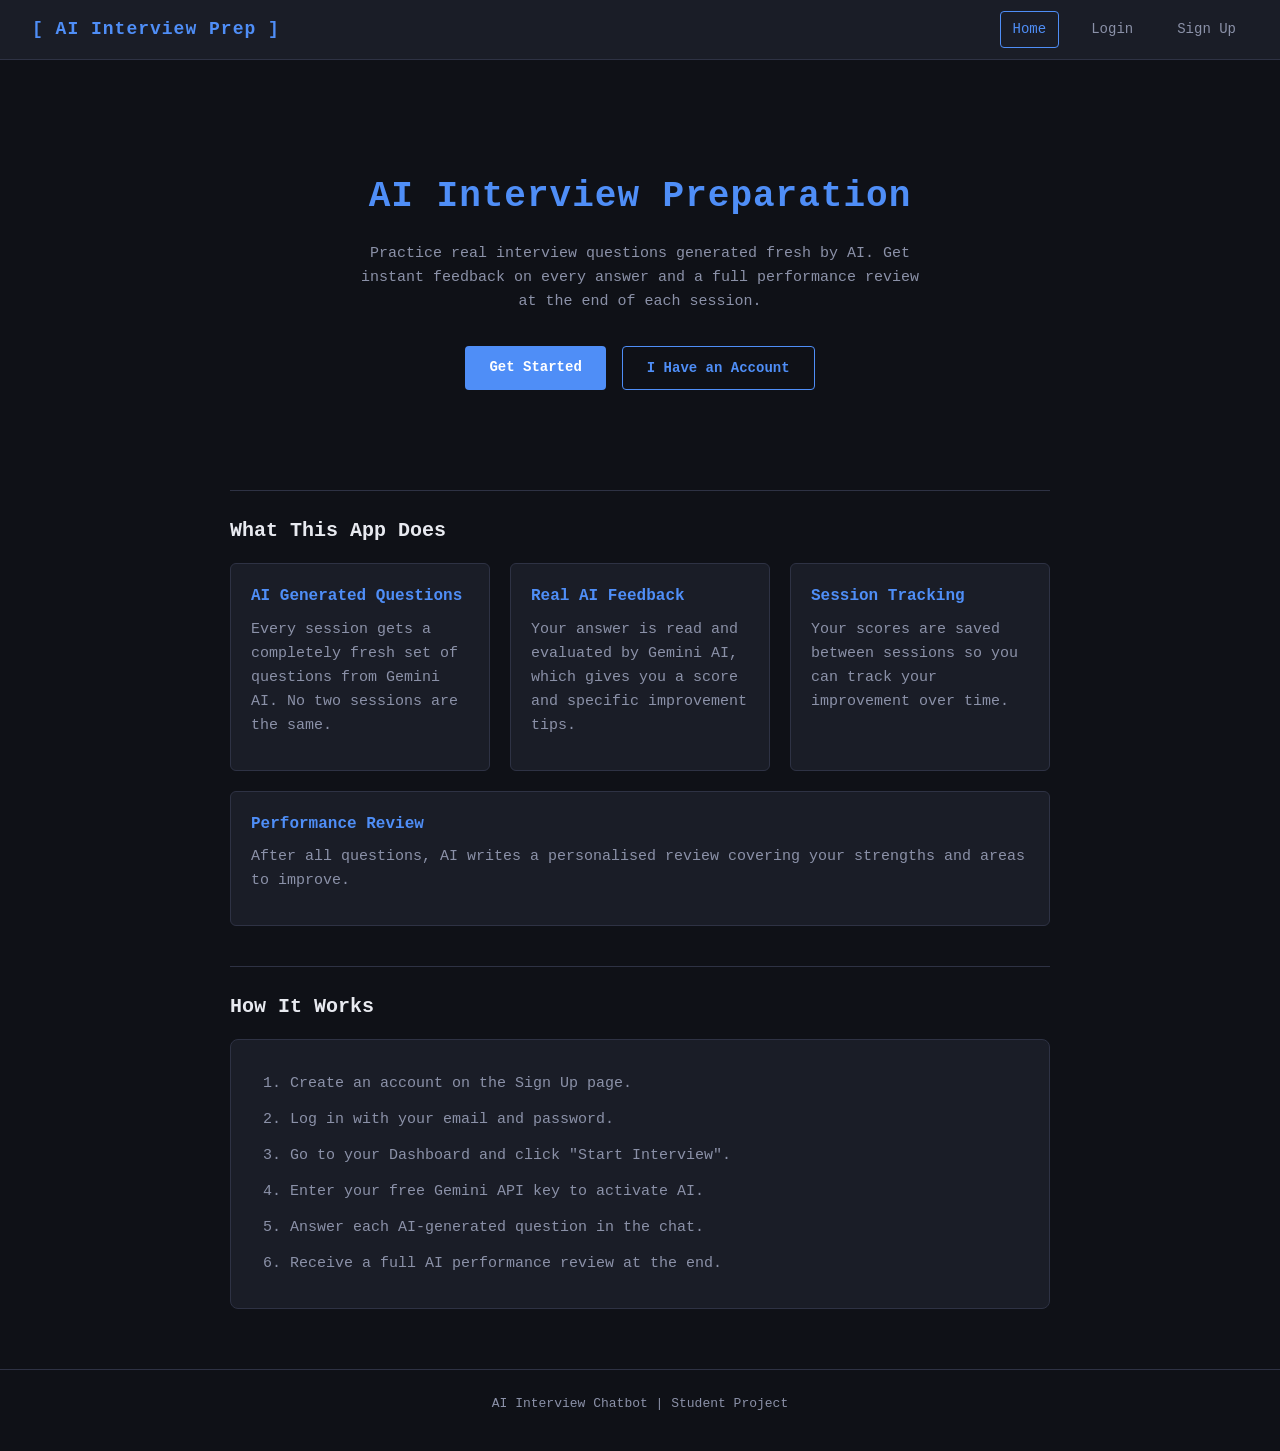
<file: index.html>
<!DOCTYPE html>


<html lang="en">

<head>
  <meta charset="UTF-8" />
  <meta name="viewport" content="width=device-width, initial-scale=1.0" />
  <title>AI Interview Prep</title>
  <link rel="stylesheet" href="style.css" />
</head>

<body>

  
  <header>
    <div class="logo">[ AI Interview Prep ]</div>
    <nav>
      <a href="index.html" class="active">Home</a>
      <a href="login.html">Login</a>
      <a href="signup.html">Sign Up</a>
    </nav>
  </header>

  
  <main>

    <!-- Hero -->
    <section class="hero">
      <h1>AI Interview Preparation</h1>
      <p>
        Practice real interview questions generated fresh by AI.
        Get instant feedback on every answer and a full
        performance review at the end of each session.
      </p>
      <div class="btn-row">
        <a href="signup.html" class="btn btn-primary">Get Started</a>
        <a href="login.html" class="btn btn-secondary">I Have an Account</a>
      </div>
    </section>

    <hr class="divider" />

    <!-- Features -->
    <section>
      <h2>What This App Does</h2>
      <div class="feature-grid">

        <div class="feature-item">
          <h3>AI Generated Questions</h3>
          <p>Every session gets a completely fresh set of questions from Gemini AI. No two sessions are the same.</p>
        </div>

        <div class="feature-item">
          <h3>Real AI Feedback</h3>
          <p>Your answer is read and evaluated by Gemini AI, which gives you a score and specific improvement tips.</p>
        </div>

        <div class="feature-item">
          <h3>Session Tracking</h3>
          <p>Your scores are saved between sessions so you can track your improvement over time.</p>
        </div>

        <div class="feature-item">
          <h3>Performance Review</h3>
          <p>After all questions, AI writes a personalised review covering your strengths and areas to improve.</p>
        </div>

      </div>
    </section>

    <hr class="divider" />

  
    <section>
      <h2>How It Works</h2>
      <div class="card">
        <p>1. Create an account on the Sign Up page.</p>
        <p>2. Log in with your email and password.</p>
        <p>3. Go to your Dashboard and click "Start Interview".</p>
        <p>4. Enter your free Gemini API key to activate AI.</p>
        <p>5. Answer each AI-generated question in the chat.</p>
        <p class="mb-0">6. Receive a full AI performance review at the end.</p>
      </div>
    </section>

  </main>

  
  <footer>
    <p>AI Interview Chatbot | Student Project</p>
  </footer>

  

</body>
</html>
</file>
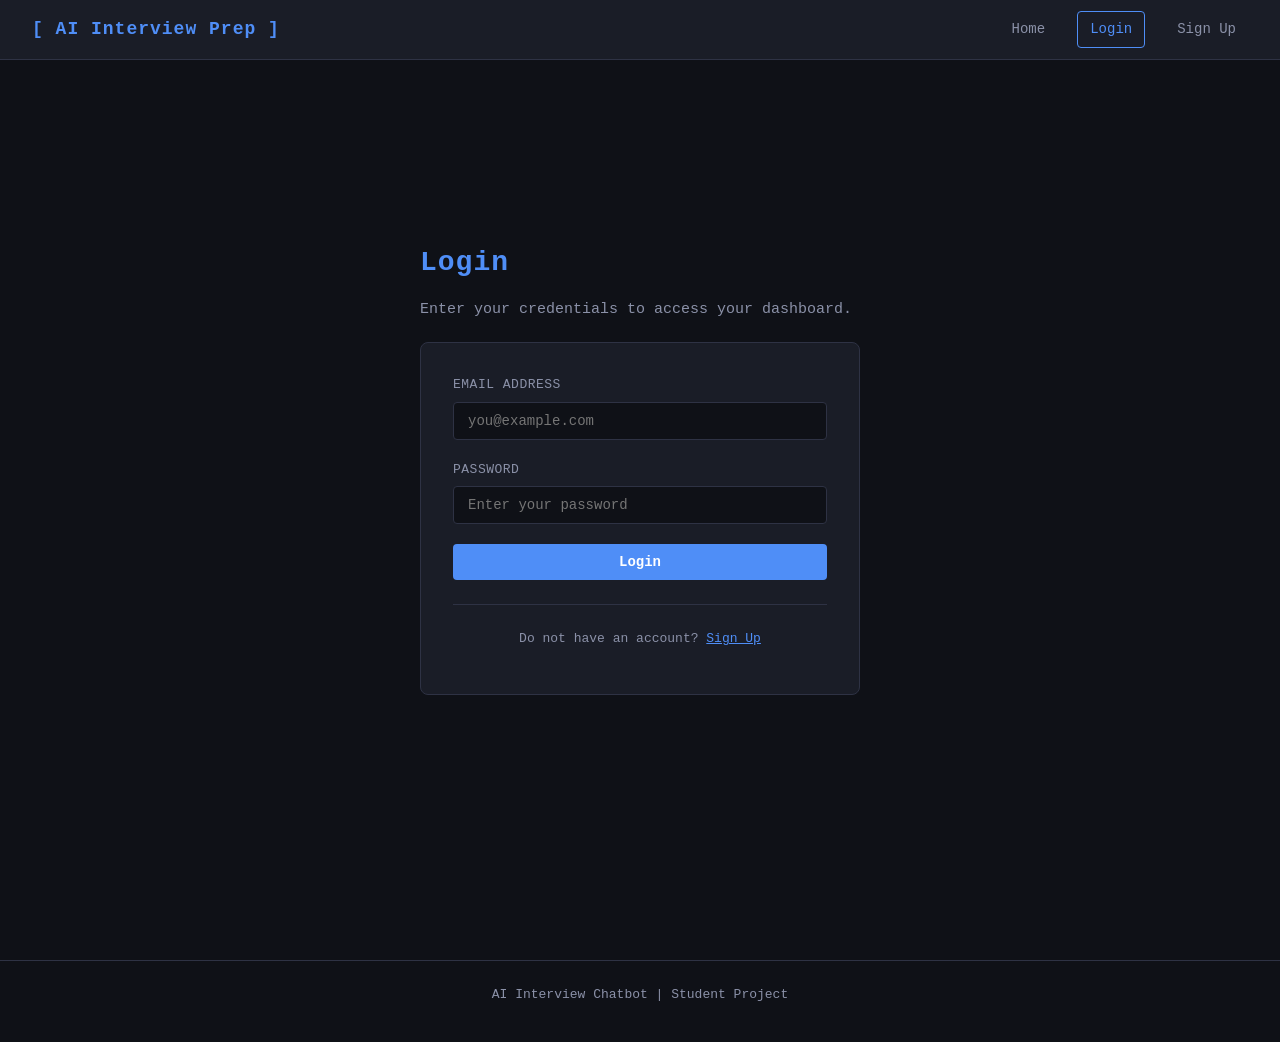
<file: chat.html>
<!DOCTYPE html>
<html lang="en">

<head>
  <meta charset="UTF-8" />
  <meta name="viewport" content="width=device-width, initial-scale=1.0" />
  <title>Interview - AI Interview Prep</title>
  <link rel="stylesheet" href="style.css" />
  <style>
    .btn:disabled {
      opacity: 0.5;
      cursor: not-allowed;
    }

    .api-setup {
      background-color: var(--card-bg);
      border: 1px solid var(--primary);
      border-radius: 8px;
      padding: 28px;
      max-width: 520px;
      margin: 0 auto;
    }
    .api-setup input {
      width: 100%;
      padding: 10px 14px;
      background-color: var(--bg-color);
      border: 1px solid var(--border-color);
      border-radius: 4px;
      color: var(--text-main);
      font-family: var(--font);
      font-size: 13px;
      margin: 12px 0 16px;
      outline: none;
    }
    .api-setup input:focus { border-color: var(--primary); }

    .api-note {
      font-size: 12px;
      color: var(--text-muted);
      margin-top: 12px;
      line-height: 1.7;
      border-top: 1px solid var(--border-color);
      padding-top: 12px;
    }
  </style>
</head>

<body>

  <header>
    <div class="logo">[ AI Interview Prep ]</div>
    <nav>
      <a href="dashboard.html">Dashboard</a>
      <a href="index.html">Home</a>
    </nav>
  </header>

  <main>

    <div id="setupScreen">

      <section>
        <h1>Start Interview Session</h1>
        <p>Enter your free Google Gemini API key to begin your AI-powered interview.</p>
      </section>

      <div class="api-setup">
        <h2>Enter Gemini API Key</h2>
        <p style="font-size:13px; color:var(--text-muted);">
          Your key stays in your browser only. It is never saved or shared.
        </p>
        <input
          type="password"
          id="apiKeyInput"
          placeholder="AIzaSy..."
        />
        <button class="btn btn-primary" id="startBtn" style="width:100%;">
          Start AI Interview
        </button>
        <p class="api-note">
          How to get a FREE API key (no credit card needed):<br />
          1. Go to aistudio.google.com<br />
          2. Sign in with your Google account<br />
          3. Click "Get API Key" then "Create API key"<br />
          4. Copy and paste it above
        </p>
      </div>

    </div>

    <div id="interviewScreen" style="display: none;">

      <section>
        <h1>Interview Session</h1>
        <p id="questionCounter">Question 1 of 10</p>
        
        <div class="progress-bar-wrap">
          <div class="progress-bar-fill" id="progressBar" style="width: 10%;"></div>
        </div>
      </section>

      <div class="chat-box" id="chatBox"></div>

      <div id="inputArea">
        <div class="chat-input-row">
          <textarea
            id="answerInput"
            placeholder="Type your answer here..."
            rows="3"
          ></textarea>
          <button class="btn btn-primary" id="submitBtn">Submit</button>
        </div>
      </div>

      <div id="nextArea" style="display: none; margin-top: 12px;">
        <button class="btn btn-secondary" id="nextBtn">Next Question</button>
      </div>

    </div>

  </main>

  <footer>
    <p>AI Interview Chatbot | Student Project</p>
  </footer>

  <script src="script.js"></script>

  <script>

    var userName = localStorage.getItem("loggedInUser");
    if (userName === null) {
      window.location.href = "login.html";
    }

    var GEMINI_API_KEY  = "";     
    var currentIndex    = 0;      
    var totalScore      = 0;      
    var answered        = false; 
    var TOTAL_QUESTIONS = 5;

    var questionBank = [];

    var sessionHistory = [];

    var setupScreen     = document.getElementById("setupScreen");
    var interviewScreen = document.getElementById("interviewScreen");
    var apiKeyInput     = document.getElementById("apiKeyInput");
    var startBtn        = document.getElementById("startBtn");
    var chatBox         = document.getElementById("chatBox");
    var answerInput     = document.getElementById("answerInput");
    var submitBtn       = document.getElementById("submitBtn");
    var nextBtn         = document.getElementById("nextBtn");
    var nextArea        = document.getElementById("nextArea");
    var progressBar     = document.getElementById("progressBar");
    var questionCounter = document.getElementById("questionCounter");

    async function callGemini(prompt) {

      var url =
        "https://generativelanguage.googleapis.com/v1beta/models/" +
        "gemini-2.5-flash:generateContent?key=" + GEMINI_API_KEY;

      var response = await fetch(url, {
        method: "POST",
        headers: {
          "Content-Type": "application/json"
        },
        body: JSON.stringify({
          contents: [
            {
              parts: [
                { text: prompt }  
              ]
            }
          ]
        })
      });

      var data = await response.json();

      if (data.error) {
        throw new Error(data.error.message);
      }

      if (!data.candidates || !data.candidates[0] || !data.candidates[0].content) {
        throw new Error("Unexpected response: " + JSON.stringify(data));
      }

      return data.candidates[0].content.parts[0].text;
    }

    var addMessage = (text, type, label) => {

      var div = document.createElement("div");
      div.classList.add("chat-msg", type);

      if (label) {
        var labelDiv = document.createElement("div");
        labelDiv.classList.add("label");
        labelDiv.textContent = label;
        div.appendChild(labelDiv);
      }

      div.appendChild(document.createTextNode(text));

      chatBox.appendChild(div);

      chatBox.scrollTop = chatBox.scrollHeight;
    };

    var showTyping = () => {
      var div = document.createElement("div");
      div.classList.add("chat-msg", "system");
      div.id = "typingIndicator";
      div.textContent = "AI is thinking...";
      chatBox.appendChild(div);
      chatBox.scrollTop = chatBox.scrollHeight;
    };

    var hideTyping = () => {
      var el = document.getElementById("typingIndicator");
      if (el) {
        el.remove();
      }
    };

    function updateProgress() {
      questionCounter.textContent =
        "Question " + (currentIndex + 1) + " of " + TOTAL_QUESTIONS;

      var percent = ((currentIndex + 1) / TOTAL_QUESTIONS) * 100;
      progressBar.style.width = percent + "%";
    }

    async function generateQuestion() {

      updateProgress();

      answerInput.disabled   = true;
      submitBtn.disabled     = true;
      nextArea.style.display = "none";
      answered               = false;

      showTyping();

      var askedSoFar = questionBank.length > 0
        ? "Do not repeat these questions: " + questionBank.join(" | ")
        : "";

      var prompt =
        "You are a professional interviewer conducting a mock interview for a " +
        "2nd year BTech Computer Science student applying for a software internship. " +
        "Generate exactly ONE interview question. " +
        "The question should be from one of these topics: " +
        "HTML/CSS basics, JavaScript fundamentals, DOM manipulation, " +
        "problem solving logic, or HR and behavioural questions. " +
        "Return ONLY the question text. No numbering, no explanation, no extra text. " +
        "Question number " + (currentIndex + 1) + " of " + TOTAL_QUESTIONS + ". " +
        askedSoFar;

      try {
        var question = await callGemini(prompt);
        question = question.trim();

        questionBank.push(question);

        hideTyping();

        addMessage(question, "system", "Interviewer");

        answerInput.value    = "";
        answerInput.disabled = false;
        submitBtn.disabled   = false;
        answerInput.focus();

      } catch (error) {
        hideTyping();
        addMessage(
          "Error: " + error.message + ". Check your API key and internet connection.",
          "feedback"
        );
        console.error("Gemini API Error:", error);
      }
    }

    async function handleSubmit() {

      var userAnswer = answerInput.value.trim();

      if (userAnswer === "") {
        alert("Please type an answer before submitting.");
        return;
      }

      if (answered) return;
      answered = true;

      answerInput.disabled = true;
      submitBtn.disabled   = true;

      addMessage(userAnswer, "user", "Your Answer");
      showTyping();

      var currentQuestion = questionBank[currentIndex];

      var prompt =
        "You are evaluating a mock interview answer from a 2nd year BTech student. " +
        "Be fair, specific, and encouraging. " +
        "Interview Question: " + currentQuestion + "\n" +
        "Student's Answer: " + userAnswer + "\n\n" +
        "Respond in EXACTLY this format and nothing else:\n" +
        "Score: X/10\n" +
        "Feedback: [Write 2 to 3 sentences of constructive feedback]";

      try {
        var result = await callGemini(prompt);
        result = result.trim();

        hideTyping();

        addMessage(result, "feedback", "AI Feedback");

        var scoreMatch = result.match(/Score:\s*(\d+)/i);
        var score = scoreMatch ? parseInt(scoreMatch[1]) : 6;

        totalScore = totalScore + score;

        sessionHistory.push({
          question: currentQuestion,
          answer:   userAnswer,
          score:    score
        });

        nextArea.style.display = "block";

        if (currentIndex === TOTAL_QUESTIONS - 1) {
          nextBtn.textContent = "Get Final Evaluation";
        } else {
          nextBtn.textContent = "Next Question";
        }

      } catch (error) {
        hideTyping();
        addMessage(
          "Error: " + error.message + ". Please check your API key and internet connection.",
          "feedback"
        );
        console.error("Gemini API Error:", error);
        answered = false;
        answerInput.disabled = false;
        submitBtn.disabled   = false;
      }
    }

    async function showFinalEvaluation() {

      document.getElementById("inputArea").style.display = "none";
      nextArea.style.display = "none";

      progressBar.style.width = "100%";
      questionCounter.textContent = "Session Complete";

      showTyping();

      var sessionSummary = sessionHistory.map(function(item, index) {
        return (
          "Q" + (index + 1) + ": " + item.question + "\n" +
          "Answer: " + item.answer + "\n" +
          "Score given: " + item.score + "/10"
        );
      }).join("\n\n");

      var prompt =
        "You are a senior interviewer writing a final performance review " +
        "for a 2nd year BTech student after a mock interview. " +
        "Be encouraging, honest, and specific. Keep it under 120 words. " +
        "Here is the complete session for student named " + userName + ":\n\n" +
        sessionSummary + "\n\n" +
        "Total score: " + totalScore + " out of " + (TOTAL_QUESTIONS * 10) + ".\n\n" +
        "Write a short review that mentions: " +
        "their strongest answer, their weakest area, and one clear improvement tip.";

      try {
        var evaluation = await callGemini(prompt);
        evaluation = evaluation.trim();

        hideTyping();

        var avgScore = Math.round(totalScore / TOTAL_QUESTIONS);

        addMessage(
          "Session Complete\n" +
          "Total Score: " + totalScore + " / " + (TOTAL_QUESTIONS * 10) + "\n" +
          "Average Score: " + avgScore + " / 10",
          "final"
        );

        addMessage(evaluation, "feedback", "AI Performance Review");

        localStorage.setItem("lastScore", avgScore);

        var prev = localStorage.getItem("totalSessions");
        if (prev === null) {
          localStorage.setItem("totalSessions", "1");
        } else {
          localStorage.setItem("totalSessions", String(parseInt(prev) + 1));
        }

        var backBtn = document.createElement("button");
        backBtn.textContent   = "Back to Dashboard";
        backBtn.className     = "btn btn-primary";
        backBtn.style.marginTop = "16px";

        backBtn.addEventListener("click", function() {
          window.location.href = "dashboard.html";
        });

        chatBox.appendChild(backBtn);
        chatBox.scrollTop = chatBox.scrollHeight;

      } catch (error) {
        hideTyping();
        addMessage("Error loading final evaluation.", "feedback");
        console.error("Gemini API Error:", error);
      }
    }

    startBtn.addEventListener("click", async function() {

      var key = apiKeyInput.value.trim();

      if (key === "" || !key.startsWith("AIza")) {
        alert("Please enter a valid Gemini API key. It should start with 'AIza'.");
        return;
      }

      GEMINI_API_KEY = key;

      setupScreen.style.display     = "none";
      interviewScreen.style.display = "block";

      addMessage(
        "Hello, " + userName + ". Welcome to your AI-powered mock interview. " +
        "I will ask you " + TOTAL_QUESTIONS + " questions one by one. " +
        "Type your answer and press Submit or Enter. Good luck.",
        "system",
        "AI Interviewer"
      );

      await generateQuestion();
    });

    submitBtn.addEventListener("click", function() {
      handleSubmit();
    });

    answerInput.addEventListener("keydown", function(event) {
      if (event.key === "Enter" && !event.shiftKey) {
        event.preventDefault();
        handleSubmit();
      }
    });

    nextBtn.addEventListener("click", async function() {
      currentIndex = currentIndex + 1;

      if (currentIndex >= TOTAL_QUESTIONS) {
        await showFinalEvaluation();
      } else {
        await generateQuestion();
      }
    });

  </script>

</body>
</html>
</file>
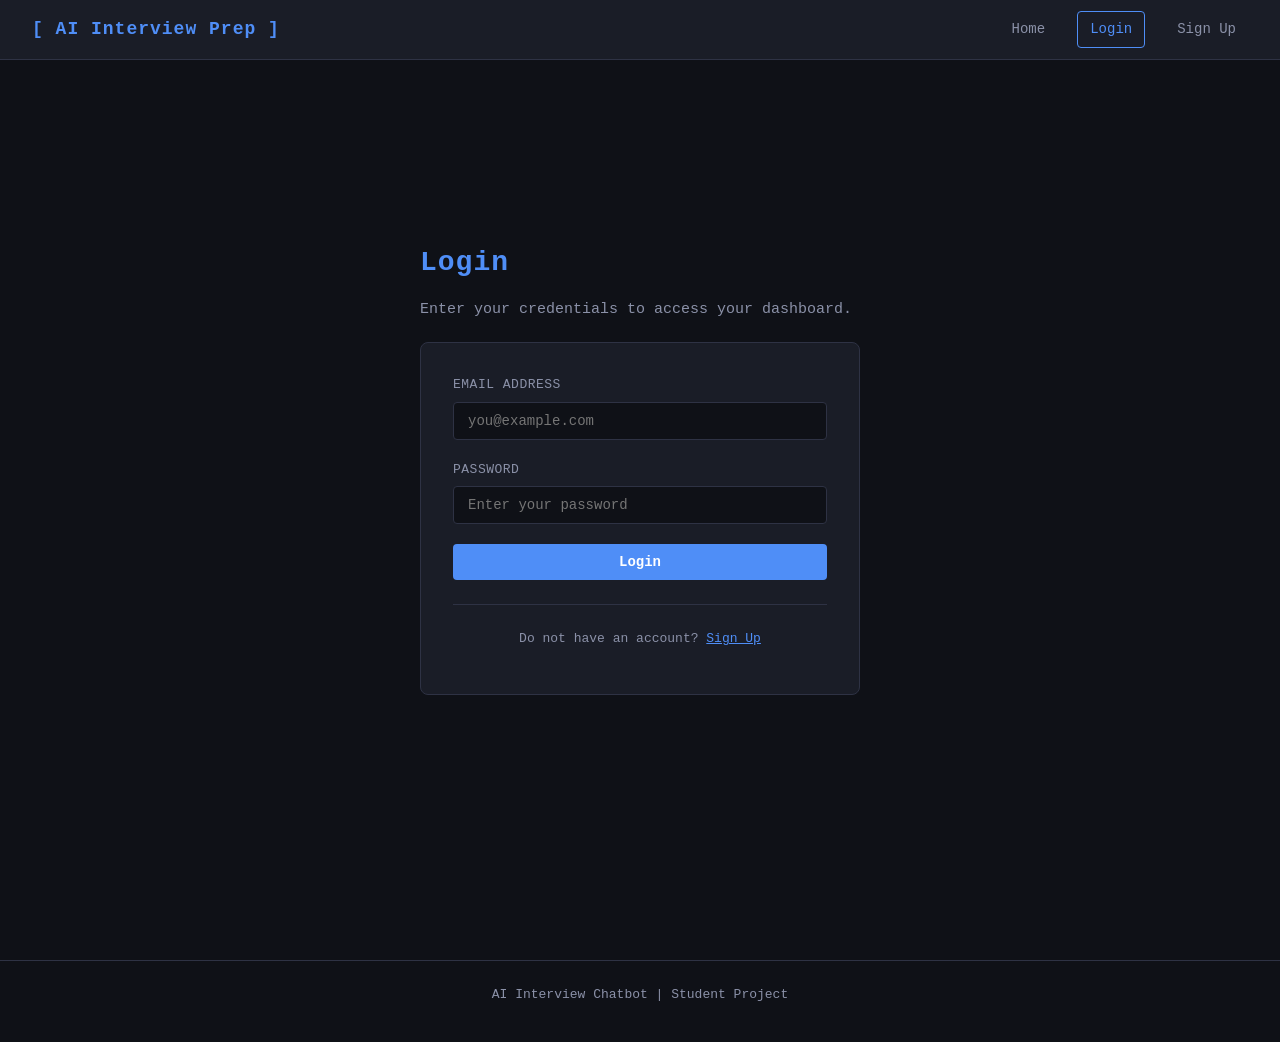
<file: dashboard.html>
<!DOCTYPE html>
<html lang="en">

<head>
  <meta charset="UTF-8" />
  <meta name="viewport" content="width=device-width, initial-scale=1.0" />
  <title>Dashboard - AI Interview Prep</title>
  <link rel="stylesheet" href="style.css" />
</head>

<body>

  <header>
    <div class="logo">[ AI Interview Prep ]</div>
    <nav>
      <a href="index.html">Home</a>
      <button
        id="logoutBtn"
        class="btn btn-secondary"
        style="font-size: 13px; padding: 4px 14px;"
      >
        Logout
      </button>
    </nav>
  </header>

  <main>

    <section>
      <h1 id="welcomeMsg">Welcome back</h1>
      <p>Select an action below to continue your interview preparation.</p>
    </section>

    <section>
      <div class="dashboard-grid">

        <div class="dashboard-card">
          <div class="stat" id="lastScore">--</div>
          <p>Last Session Score</p>
        </div>

        <div class="dashboard-card">
          <div class="stat" id="totalSessions">0</div>
          <p>Sessions Completed</p>
        </div>

        <div class="dashboard-card">
          <div class="stat">5</div>
          <p>Questions Per Session</p>
        </div>

      </div>
    </section>

    <hr class="divider" />

    <section>
      <h2>Actions</h2>

      <div class="card">
        <h3>Start a New Interview Session</h3>
        <p>
          AI will generate 5 fresh questions just for you. Type your answer,
          submit it, and receive real feedback from Gemini AI.
        </p>
        <a href="chat.html" class="btn btn-primary">Start Interview</a>
      </div>

      <div class="card">
        <h3>View Progress</h3>
        <p id="progressText">
          Your last session score will appear here after you complete an interview.
        </p>
      </div>

    </section>

    <section>
      <hr class="divider" />
      <h2>About This App</h2>
      <div class="card">
        <p>
          This application uses Google Gemini AI to generate unique interview questions
          every session and to evaluate your answers in real time. No two sessions
          are the same.
        </p>
        <p>
          Your session data and scores are stored in the browser so you can track
          your progress over time. No server or database is required.
        </p>
      </div>
    </section>

  </main>

  <footer>
    <p>AI Interview Chatbot | Student Project</p>
  </footer>

  <script src="script.js"></script>

  <script>

    var loggedInUser = localStorage.getItem("loggedInUser");

    if (loggedInUser === null) {
      window.location.href = "login.html";
    }

    document.getElementById("welcomeMsg").textContent = "Welcome, " + loggedInUser;

    var lastScore = localStorage.getItem("lastScore");
    var totalSessions = localStorage.getItem("totalSessions");

    if (lastScore !== null) {
      document.getElementById("lastScore").textContent = lastScore + "/10";
    }

    if (totalSessions !== null) {
      document.getElementById("totalSessions").textContent = totalSessions;

      document.getElementById("progressText").textContent =
        "You have completed " + totalSessions + " session(s). " +
        "Your last score was " + lastScore + " out of 10.";
    }

    document.getElementById("logoutBtn").addEventListener("click", function() {
      localStorage.removeItem("loggedInUser");
      window.location.href = "index.html";
    });
  </script>

</body>
</html>
</file>
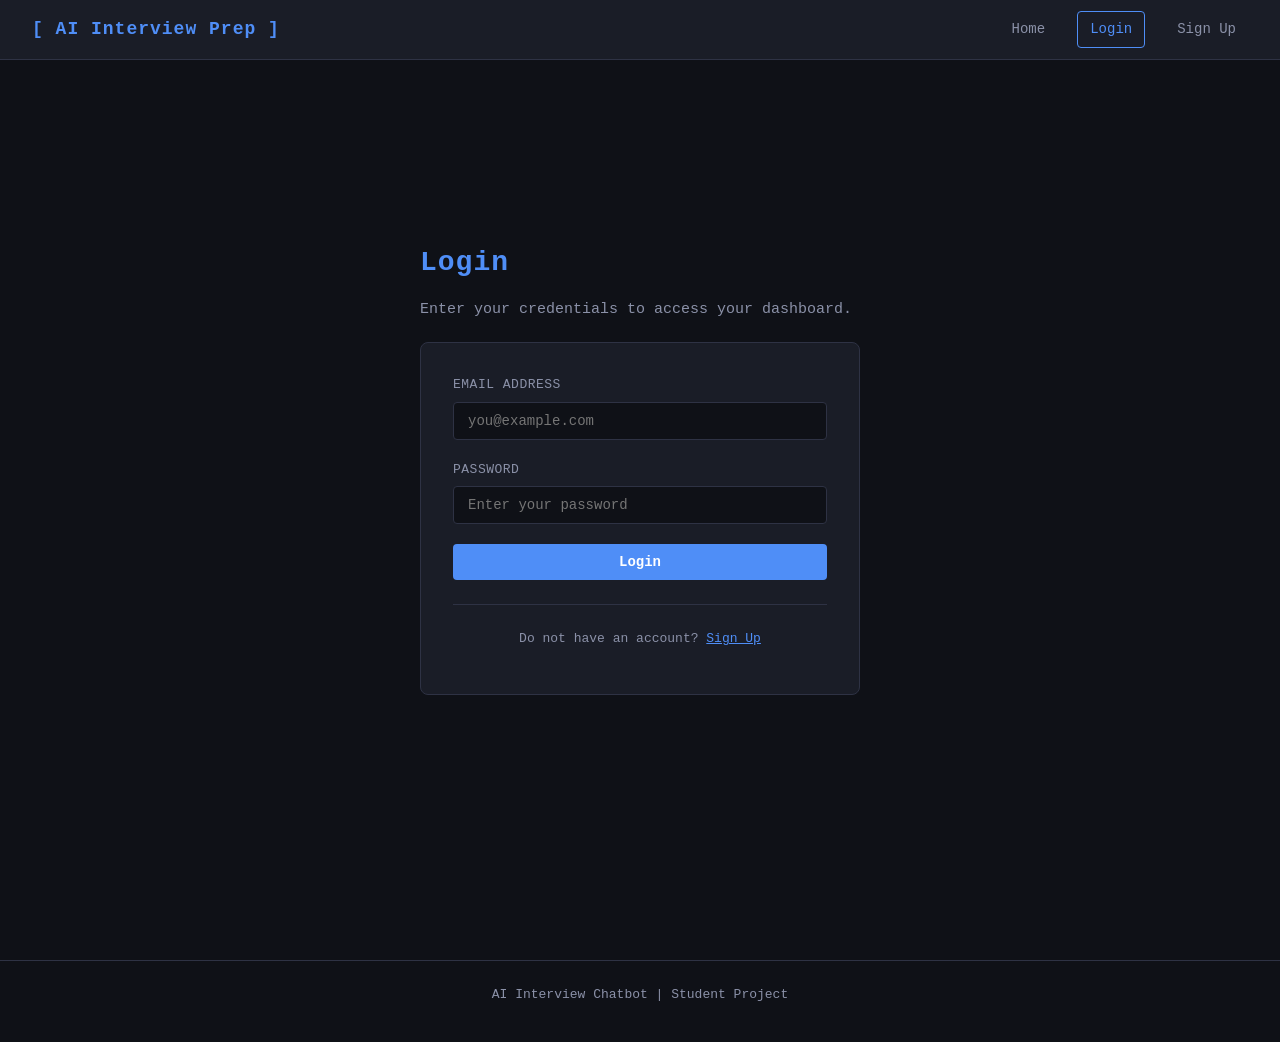
<file: login.html>
<!DOCTYPE html>
<html lang="en">

<head>
  <meta charset="UTF-8" />
  <meta name="viewport" content="width=device-width, initial-scale=1.0" />
  <title>Login - AI Interview Prep</title>
  <link rel="stylesheet" href="style.css" />
</head>

<body>

  <header>
    <div class="logo">[ AI Interview Prep ]</div>
    <nav>
      <a href="index.html">Home</a>
      <a href="login.html" class="active">Login</a>
      <a href="signup.html">Sign Up</a>
    </nav>
  </header>

  <main style="display: flex; flex-direction: column; align-items: center; justify-content: center; min-height: calc(100vh - 60px); margin: 0 auto; padding: 24px 20px;">

    <div style="width: 100%; max-width: 440px;">

    <section style="margin-bottom: 20px;">
      <h1>Login</h1>
      <p>Enter your credentials to access your dashboard.</p>
    </section>

    <div class="card">

      <div class="msg error" id="errorMsg">Invalid email or password.</div>
      <div class="msg success" id="successMsg">Login successful. Redirecting...</div>

      <form id="loginForm">

        <div class="form-group">
          <label for="email">Email Address</label>
          <input
            type="email"
            id="email"
            name="email"
            placeholder="you@example.com"
            required
          />
        </div>

        <div class="form-group">
          <label for="password">Password</label>
          <input
            type="password"
            id="password"
            name="password"
            placeholder="Enter your password"
            required
          />
        </div>

        <button type="submit" class="btn btn-primary" style="width: 100%;">
          Login
        </button>

      </form>

      <hr class="divider" />

      <p class="text-center" style="font-size: 13px;">
        Do not have an account?
        <a href="signup.html" style="color: var(--primary);">Sign Up</a>
      </p>

    </div>
    </div>
  </main>

  <footer>
    <p>AI Interview Chatbot | Student Project</p>
  </footer>

  <script src="script.js"></script>

  <script>

    var loginForm = document.getElementById("loginForm");
    var errorMsg  = document.getElementById("errorMsg");
    var successMsg = document.getElementById("successMsg");

    loginForm.addEventListener("submit", function(event) {

      event.preventDefault();

      var emailInput    = document.getElementById("email").value.trim();
      var passwordInput = document.getElementById("password").value.trim();

      errorMsg.style.display   = "none";
      successMsg.style.display = "none";

      if (emailInput === "" || passwordInput === "") {
        errorMsg.textContent   = "Please fill in both fields.";
        errorMsg.style.display = "block";
        return;
      }

      var storedUser = localStorage.getItem("registeredUser");

      if (storedUser === null) {
        errorMsg.textContent   = "No account found. Please sign up first.";
        errorMsg.style.display = "block";
        return;
      }

      var user = JSON.parse(storedUser);

      if (emailInput === user.email && passwordInput === user.password) {

        localStorage.setItem("loggedInUser", user.name);

        successMsg.style.display = "block";

        setTimeout(function() {
          window.location.href = "dashboard.html";
        }, 1200);

      } else {
        errorMsg.textContent   = "Invalid email or password. Please try again.";
        errorMsg.style.display = "block";
      }
    });
  </script>

</body>
</html>
</file>
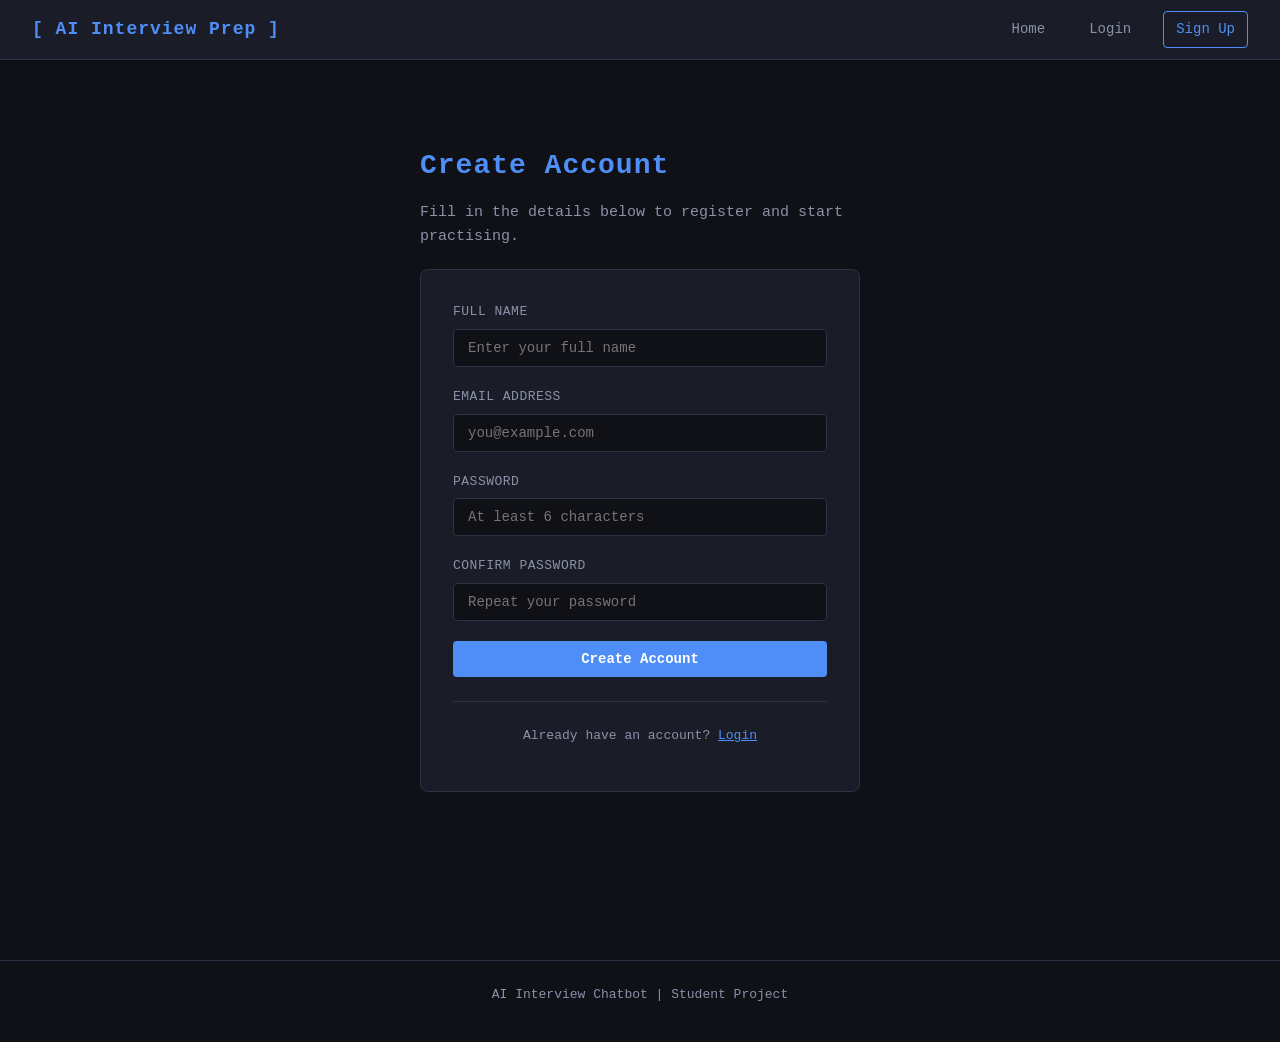
<file: signup.html>
<!DOCTYPE html>
<html lang="en">

<head>
  <meta charset="UTF-8" />
  <meta name="viewport" content="width=device-width, initial-scale=1.0" />
  <title>Sign Up - AI Interview Prep</title>
  <link rel="stylesheet" href="style.css" />
</head>

<body>

  <header>
    <div class="logo">[ AI Interview Prep ]</div>
    <nav>
      <a href="index.html">Home</a>
      <a href="login.html">Login</a>
      <a href="signup.html" class="active">Sign Up</a>
    </nav>
  </header>

  <main style="display: flex; flex-direction: column; align-items: center; justify-content: center; min-height: calc(100vh - 60px); margin: 0 auto; padding: 24px 20px;">

    <div style="width: 100%; max-width: 440px;">

    <section style="margin-bottom: 20px;">
      <h1>Create Account</h1>
      <p>Fill in the details below to register and start practising.</p>
    </section>

    <div class="card">

      <div class="msg error"   id="errorMsg"></div>
      <div class="msg success" id="successMsg">Account created! Redirecting to login...</div>

      <form id="signupForm">

        <div class="form-group">
          <label for="name">Full Name</label>
          <input
            type="text"
            id="name"
            name="name"
            placeholder="Enter your full name"
            required
          />
        </div>

        <div class="form-group">
          <label for="email">Email Address</label>
          <input
            type="email"
            id="email"
            name="email"
            placeholder="you@example.com"
            required
          />
        </div>

        <div class="form-group">
          <label for="password">Password</label>
          <input
            type="password"
            id="password"
            name="password"
            placeholder="At least 6 characters"
            required
          />
        </div>

        <div class="form-group">
          <label for="confirmPassword">Confirm Password</label>
          <input
            type="password"
            id="confirmPassword"
            name="confirmPassword"
            placeholder="Repeat your password"
            required
          />
        </div>

        <button type="submit" class="btn btn-primary" style="width: 100%;">
          Create Account
        </button>

      </form>

      <hr class="divider" />

      <p class="text-center" style="font-size: 13px;">
        Already have an account?
        <a href="login.html" style="color: var(--primary);">Login</a>
      </p>

    </div>
    </div>
  </main>

  <footer>
    <p>AI Interview Chatbot | Student Project</p>
  </footer>

  <script src="script.js"></script>

  <script>

    var signupForm  = document.getElementById("signupForm");
    var errorMsg    = document.getElementById("errorMsg");
    var successMsg  = document.getElementById("successMsg");

    signupForm.addEventListener("submit", function(event) {

      event.preventDefault();

      var name            = document.getElementById("name").value.trim();
      var email           = document.getElementById("email").value.trim();
      var password        = document.getElementById("password").value;
      var confirmPassword = document.getElementById("confirmPassword").value;

      errorMsg.style.display   = "none";
      successMsg.style.display = "none";

      if (name === "" || email === "" || password === "" || confirmPassword === "") {
        showError("All fields are required.");
        return;
      }

      if (!email.includes("@")) {
        showError("Please enter a valid email address.");
        return;
      }

      if (password.length < 6) {
        showError("Password must be at least 6 characters long.");
        return;
      }

      if (password !== confirmPassword) {
        showError("Passwords do not match.");
        return;
      }

      var newUser = {
        name:     name,
        email:    email,
        password: password
      };

      localStorage.setItem("registeredUser", JSON.stringify(newUser));

      localStorage.removeItem("loggedInUser");

      successMsg.style.display = "block";

      setTimeout(function() {
        window.location.href = "login.html";
      }, 1500);
    });

    function showError(message) {
      errorMsg.textContent   = message;
      errorMsg.style.display = "block";
    }
  </script>

</body>
</html>
</file>
<file: style.css>
:root {
  --bg-color: #0f1117;
  --card-bg: #1a1d27;
  --border-color: #2e3244;
  --primary: #4f8ef7;
  --primary-dark: #3a6fd8;
  --text-main: #e8eaf0;
  --text-muted: #8b91a8;
  --danger: #e05c6a;
  --success: #4caf7d;
  --font: 'Courier New', Courier, monospace;
}

* {
  margin: 0;
  padding: 0;
  box-sizing: border-box;
}

body {
  background-color: var(--bg-color);
  color: var(--text-main);
  font-family: var(--font);
  font-size: 15px;
  line-height: 1.6;
  min-height: 100vh;
}

header {
  background-color: var(--card-bg);
  border-bottom: 1px solid var(--border-color);
  padding: 0 32px;
  height: 60px;
  display: flex;
  align-items: center;
  justify-content: space-between;
  position: sticky;
  top: 0;
  z-index: 10;
}

header .logo {
  font-size: 18px;
  font-weight: bold;
  color: var(--primary);
  letter-spacing: 1px;
}

nav {
  display: flex;
  gap: 20px;
  align-items: center;
}

nav a {
  color: var(--text-muted);
  text-decoration: none;
  font-size: 14px;
  padding: 6px 12px;
  border-radius: 4px;
  transition: color 0.2s;
}

nav a:hover {
  color: var(--primary);
}

nav a.active {
  color: var(--primary);
  border: 1px solid var(--primary);
}

main {
  max-width: 860px;
  margin: 48px auto;
  padding: 0 20px;
}

section {
  margin-bottom: 40px;
}

footer {
  text-align: center;
  padding: 24px;
  color: var(--text-muted);
  font-size: 13px;
  border-top: 1px solid var(--border-color);
  margin-top: 60px;
}

.card {
  background-color: var(--card-bg);
  border: 1px solid var(--border-color);
  border-radius: 8px;
  padding: 32px;
  margin-bottom: 24px;
}

h1 {
  font-size: 28px;
  color: var(--primary);
  margin-bottom: 12px;
  letter-spacing: 1px;
}

h2 {
  font-size: 20px;
  color: var(--text-main);
  margin-bottom: 16px;
}

h3 {
  font-size: 16px;
  color: var(--text-muted);
  margin-bottom: 8px;
}

p {
  color: var(--text-muted);
  margin-bottom: 12px;
}

.btn {
  display: inline-block;
  padding: 10px 24px;
  border: none;
  border-radius: 4px;
  cursor: pointer;
  font-family: var(--font);
  font-size: 14px;
  font-weight: bold;
  text-decoration: none;
  transition: background-color 0.2s;
}

.btn-primary {
  background-color: var(--primary);
  color: #fff;
}

.btn-primary:hover {
  background-color: var(--primary-dark);
}

.btn-secondary {
  background-color: transparent;
  color: var(--primary);
  border: 1px solid var(--primary);
}

.btn-secondary:hover {
  background-color: var(--primary);
  color: #fff;
}

.btn-danger {
  background-color: var(--danger);
  color: #fff;
}

.btn-danger:hover {
  background-color: #c0404d;
}

.form-group {
  margin-bottom: 20px;
}

.form-group label {
  display: block;
  font-size: 13px;
  color: var(--text-muted);
  margin-bottom: 6px;
  text-transform: uppercase;
  letter-spacing: 0.5px;
}

.form-group input,
.form-group textarea {
  width: 100%;
  padding: 10px 14px;
  background-color: var(--bg-color);
  border: 1px solid var(--border-color);
  border-radius: 4px;
  color: var(--text-main);
  font-family: var(--font);
  font-size: 14px;
  outline: none;
  transition: border-color 0.2s;
}

.form-group input:focus,
.form-group textarea:focus {
  border-color: var(--primary);
}

.form-group textarea {
  resize: vertical;
  min-height: 80px;
}

.msg {
  padding: 10px 16px;
  border-radius: 4px;
  font-size: 13px;
  margin-bottom: 16px;
  display: none;
}

.msg.error {
  background-color: rgba(224, 92, 106, 0.15);
  border: 1px solid var(--danger);
  color: var(--danger);
}

.msg.success {
  background-color: rgba(76, 175, 125, 0.15);
  border: 1px solid var(--success);
  color: var(--success);
}

.hero {
  text-align: center;
  padding: 60px 20px;
}

.hero h1 {
  font-size: 36px;
  margin-bottom: 16px;
}

.hero p {
  max-width: 560px;
  margin: 0 auto 32px;
  font-size: 15px;
}

.hero .btn-row {
  display: flex;
  gap: 16px;
  justify-content: center;
  flex-wrap: wrap;
}

.feature-grid {
  display: flex;
  gap: 20px;
  flex-wrap: wrap;
}

.feature-item {
  flex: 1 1 220px;
  background-color: var(--card-bg);
  border: 1px solid var(--border-color);
  border-radius: 6px;
  padding: 20px;
}

.feature-item h3 {
  color: var(--primary);
  margin-bottom: 8px;
}

.dashboard-grid {
  display: flex;
  gap: 20px;
  flex-wrap: wrap;
  margin-top: 24px;
}

.dashboard-card {
  flex: 1 1 180px;
  background-color: var(--card-bg);
  border: 1px solid var(--border-color);
  border-radius: 6px;
  padding: 24px 20px;
  text-align: center;
}

.dashboard-card .stat {
  font-size: 30px;
  color: var(--primary);
  font-weight: bold;
}

.dashboard-card p {
  font-size: 12px;
  color: var(--text-muted);
  margin-top: 4px;
}

.chat-box {
  background-color: var(--bg-color);
  border: 1px solid var(--border-color);
  border-radius: 6px;
  padding: 20px;
  min-height: 320px;
  margin-bottom: 20px;
  overflow-y: auto;
}

.chat-msg {
  margin-bottom: 16px;
  padding: 12px 16px;
  border-radius: 4px;
  font-size: 14px;
  max-width: 88%;
}

.chat-msg.system {
  background-color: var(--card-bg);
  border-left: 3px solid var(--primary);
  color: var(--text-main);
}

.chat-msg.user {
  background-color: rgba(79, 142, 247, 0.1);
  border-left: 3px solid var(--success);
  color: var(--text-main);
  margin-left: auto;
}

.chat-msg.feedback {
  background-color: rgba(76, 175, 125, 0.08);
  border-left: 3px solid var(--success);
  color: var(--success);
  font-size: 13px;
}

.chat-msg.final {
  background-color: rgba(79, 142, 247, 0.12);
  border: 1px solid var(--primary);
  color: var(--primary);
  text-align: center;
  max-width: 100%;
  font-size: 16px;
  padding: 20px;
}

.chat-msg .label {
  font-size: 11px;
  text-transform: uppercase;
  letter-spacing: 1px;
  color: var(--text-muted);
  margin-bottom: 4px;
}

.chat-input-row {
  display: flex;
  gap: 12px;
  align-items: flex-start;
}

.chat-input-row textarea {
  flex: 1;
}

.progress-bar-wrap {
  background-color: var(--border-color);
  border-radius: 4px;
  height: 6px;
  margin-bottom: 16px;
}

.progress-bar-fill {
  height: 6px;
  border-radius: 4px;
  background-color: var(--primary);
  transition: width 0.4s;
}

.text-center { text-align: center; }
.mt-8  { margin-top: 8px; }
.mt-16 { margin-top: 16px; }
.mt-24 { margin-top: 24px; }
.mb-0  { margin-bottom: 0; }

.divider {
  border: none;
  border-top: 1px solid var(--border-color);
  margin: 24px 0;
}

.tag {
  display: inline-block;
  font-size: 11px;
  padding: 2px 8px;
  border-radius: 20px;
  border: 1px solid var(--border-color);
  color: var(--text-muted);
  letter-spacing: 0.5px;
}

@media (max-width: 768px) {
  header {
    padding: 0 16px;
  }

  nav a {
    font-size: 12px;
    padding: 4px 8px;
  }

  main {
    margin: 24px auto;
    padding: 0 14px;
  }

  .hero h1 {
    font-size: 26px;
  }

  .feature-grid,
  .dashboard-grid {
    flex-direction: column;
  }

  .chat-input-row {
    flex-direction: column;
  }

  .chat-input-row .btn {
    width: 100%;
  }
}

@media (max-width: 480px) {
  header .logo {
    font-size: 15px;
  }

  h1 {
    font-size: 22px;
  }

  .card {
    padding: 20px;
  }

  .hero {
    padding: 36px 12px;
  }

  .hero .btn-row {
    flex-direction: column;
    align-items: center;
  }
}
</file>
